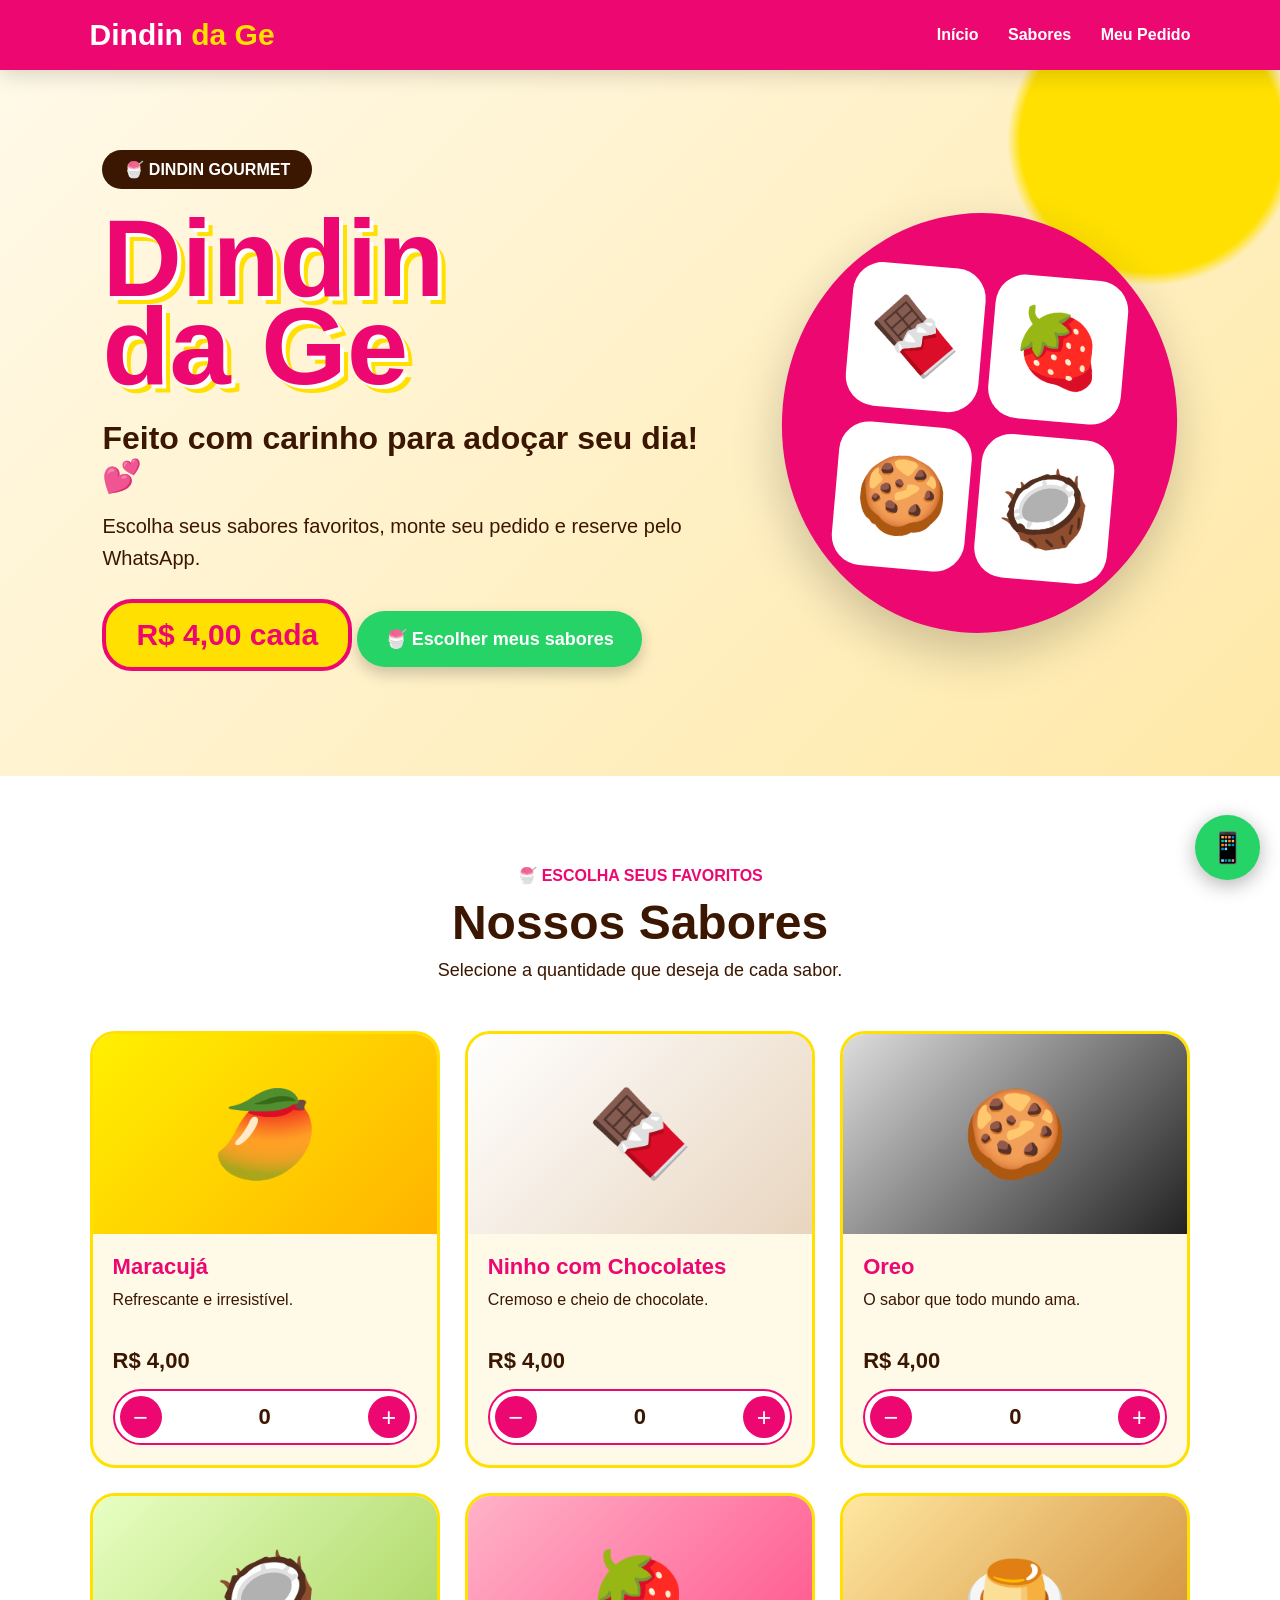
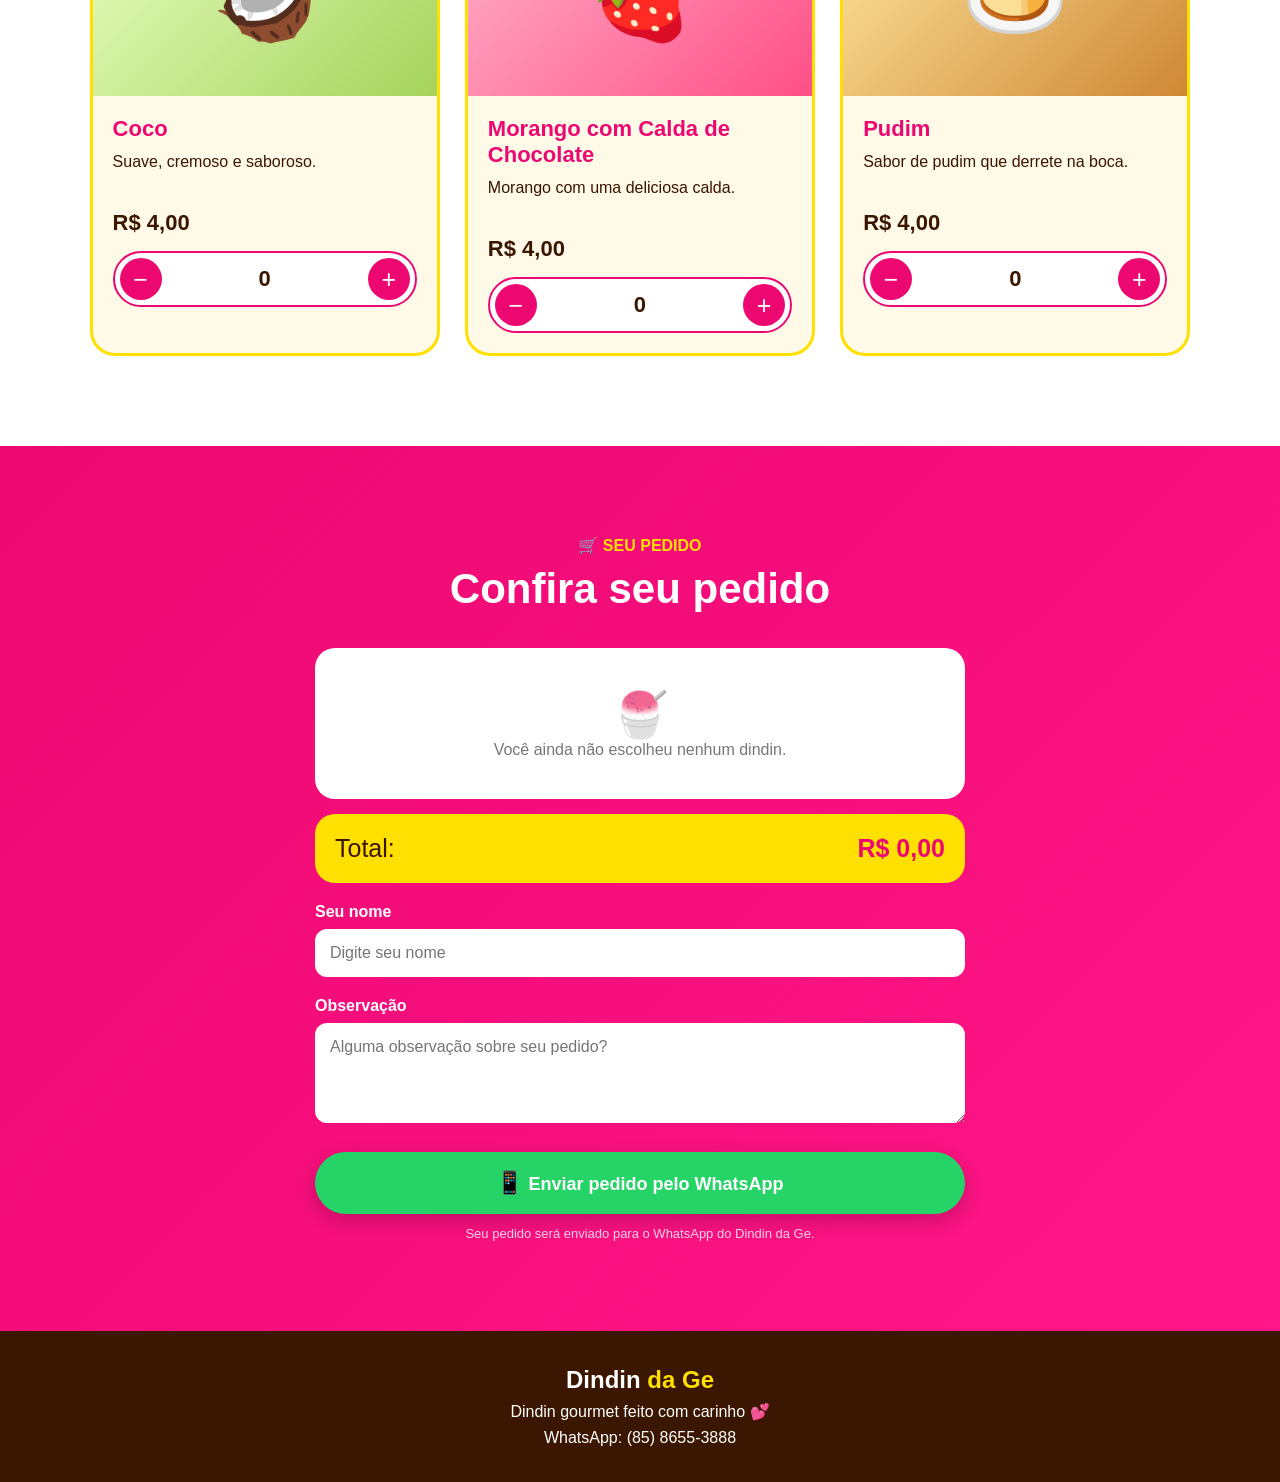
<file: index.html>
<!DOCTYPE html>
<html lang="pt-BR">
<head>
    <meta charset="UTF-8">
    <meta name="viewport" content="width=device-width, initial-scale=1.0">

    <title>Dindin da Ge | Dindin Gourmet</title>

    <meta
        name="description"
        content="Dindin da Ge - Escolha seus sabores favoritos e reserve pelo WhatsApp."
    >

    <link rel="stylesheet" href="style.css">
</head>

<body>

    <!-- ================= HEADER ================= -->

    <header>

        <div class="logo">
            Dindin <span>da Ge</span>
        </div>

        <nav>
            <a href="#inicio">Início</a>
            <a href="#sabores">Sabores</a>
            <a href="#pedido">Meu Pedido</a>
        </nav>

    </header>

    <!-- ================= HERO ================= -->

    <section class="hero" id="inicio">

        <div class="hero-content">

            <div class="badge">
                🍧 DINDIN GOURMET
            </div>

            <h1>
                Dindin
                <span>da Ge</span>
            </h1>

            <h2>
                Feito com carinho para adoçar seu dia! 💕
            </h2>

            <p>
                Escolha seus sabores favoritos,
                monte seu pedido e reserve pelo WhatsApp.
            </p>

            <div class="price">
                R$ 4,00 cada
            </div>

            <a href="#sabores" class="hero-button">
                🍧 Escolher meus sabores
            </a>

        </div>

        <div class="hero-decoration">

            <div class="dindin-emoji">
                🍫
            </div>

            <div class="dindin-emoji">
                🍓
            </div>

            <div class="dindin-emoji">
                🍪
            </div>

            <div class="dindin-emoji">
                🥥
            </div>

        </div>

    </section>

    <!-- ================= SABORES ================= -->

    <section class="sabores" id="sabores">

        <div class="section-title">

            <span>🍧 ESCOLHA SEUS FAVORITOS</span>

            <h2>
                Nossos Sabores
            </h2>

            <p>
                Selecione a quantidade que deseja de cada sabor.
            </p>

        </div>


        <div class="produtos">


            <!-- MARACUJÁ -->

            <div class="produto">

                <div class="produto-imagem maracuja">
                    <span>🥭</span>
                </div>

                <div class="produto-info">

                    <h3>Maracujá</h3>

                    <p>
                        Refrescante e irresistível.
                    </p>

                    <strong>
                        R$ 4,00
                    </strong>

                    <div class="quantidade">

                        <button
                            onclick="alterarQuantidade('Maracujá', -1)">
                            −
                        </button>

                        <span id="qtd-Maracujá">0</span>

                        <button
                            onclick="alterarQuantidade('Maracujá', 1)">
                            +
                        </button>

                    </div>

                </div>

            </div>


            <!-- NINHO -->

            <div class="produto">

                <div class="produto-imagem ninho">
                    <span>🍫</span>
                </div>

                <div class="produto-info">

                    <h3>Ninho com Chocolates</h3>

                    <p>
                        Cremoso e cheio de chocolate.
                    </p>

                    <strong>
                        R$ 4,00
                    </strong>

                    <div class="quantidade">

                        <button
                            onclick="alterarQuantidade('Ninho com Chocolates', -1)">
                            −
                        </button>

                        <span id="qtd-Ninho-com-Chocolates">0</span>

                        <button
                            onclick="alterarQuantidade('Ninho com Chocolates', 1)">
                            +
                        </button>

                    </div>

                </div>

            </div>


            <!-- OREO -->

            <div class="produto">

                <div class="produto-imagem oreo">
                    <span>🍪</span>
                </div>

                <div class="produto-info">

                    <h3>Oreo</h3>

                    <p>
                        O sabor que todo mundo ama.
                    </p>

                    <strong>
                        R$ 4,00
                    </strong>

                    <div class="quantidade">

                        <button
                            onclick="alterarQuantidade('Oreo', -1)">
                            −
                        </button>

                        <span id="qtd-Oreo">0</span>

                        <button
                            onclick="alterarQuantidade('Oreo', 1)">
                            +
                        </button>

                    </div>

                </div>

            </div>

            <!-- COCO -->

            <div class="produto">

                <div class="produto-imagem coco">
                    <span>🥥</span>
                </div>

                <div class="produto-info">

                    <h3>Coco</h3>

                    <p>
                        Suave, cremoso e saboroso.
                    </p>

                    <strong>
                        R$ 4,00
                    </strong>

                    <div class="quantidade">

                        <button
                            onclick="alterarQuantidade('Coco', -1)">
                            −
                        </button>

                        <span id="qtd-Coco">0</span>

                        <button
                            onclick="alterarQuantidade('Coco', 1)">
                            +
                        </button>

                    </div>

                </div>

            </div>

            <!-- MORANGO -->

            <div class="produto">

                <div class="produto-imagem morango">
                    <span>🍓</span>
                </div>

                <div class="produto-info">

                    <h3>Morango com Calda de Chocolate</h3>

                    <p>
                        Morango com uma deliciosa calda.
                    </p>

                    <strong>
                        R$ 4,00
                    </strong>

                    <div class="quantidade">

                        <button
                            onclick="alterarQuantidade('Morango com Calda de Chocolate', -1)">
                            −
                        </button>

                        <span id="qtd-Morango-com-Calda-de-Chocolate">0</span>

                        <button
                            onclick="alterarQuantidade('Morango com Calda de Chocolate', 1)">
                            +
                        </button>

                    </div>

                </div>

            </div>


            <!-- PUDIM -->

            <div class="produto">

                <div class="produto-imagem pudim">
                    <span>🍮</span>
                </div>

                <div class="produto-info">

                    <h3>Pudim</h3>

                    <p>
                        Sabor de pudim que derrete na boca.
                    </p>

                    <strong>
                        R$ 4,00
                    </strong>

                    <div class="quantidade">

                        <button
                            onclick="alterarQuantidade('Pudim', -1)">
                            −
                        </button>

                        <span id="qtd-Pudim">0</span>

                        <button
                            onclick="alterarQuantidade('Pudim', 1)">
                            +
                        </button>

                    </div>

                </div>

            </div>

        </div>

    </section>


    <!-- ================= PEDIDO ================= -->

    <section class="pedido" id="pedido">

        <div class="pedido-container">

            <div class="pedido-titulo">

                <span>🛒 SEU PEDIDO</span>

                <h2>
                    Confira seu pedido
                </h2>

            </div>


            <div id="listaPedido" class="lista-pedido">

                <div class="pedido-vazio">

                    <span>🍧</span>

                    <p>
                        Você ainda não escolheu nenhum dindin.
                    </p>

                </div>

            </div>


            <div class="total">

                <span>
                    Total:
                </span>

                <strong id="total">
                    R$ 0,00
                </strong>

            </div>


            <!-- NOME -->

            <div class="campo">

                <label for="nome">
                    Seu nome
                </label>

                <input
                    type="text"
                    id="nome"
                    placeholder="Digite seu nome"
                >

            </div>


            <!-- OBSERVAÇÃO -->

            <div class="campo">

                <label for="observacao">
                    Observação
                </label>

                <textarea
                    id="observacao"
                    placeholder="Alguma observação sobre seu pedido?"
                ></textarea>

            </div>


            <!-- BOTÃO WHATSAPP -->

            <button
                class="whatsapp-button"
                onclick="enviarWhatsApp()">

                <span>📱</span>

                Enviar pedido pelo WhatsApp

            </button>

            <p class="aviso">
                Seu pedido será enviado para o WhatsApp
                do Dindin da Ge.
            </p>

        </div>

    </section>


    <!-- ================= FOOTER ================= -->

    <footer>

        <h2>
            Dindin <span>da Ge</span>
        </h2>

        <p>
            Dindin gourmet feito com carinho 💕
        </p>

        <p>
            WhatsApp: (85) 8655-3888
        </p>

    </footer>


    <!-- BOTÃO WHATSAPP FLUTUANTE -->

    <button
        class="whatsapp-flutuante"
        onclick="irParaPedido()">

        📱

    </button>


    <script src="script.js"></script>

</body>

</html>
</file>
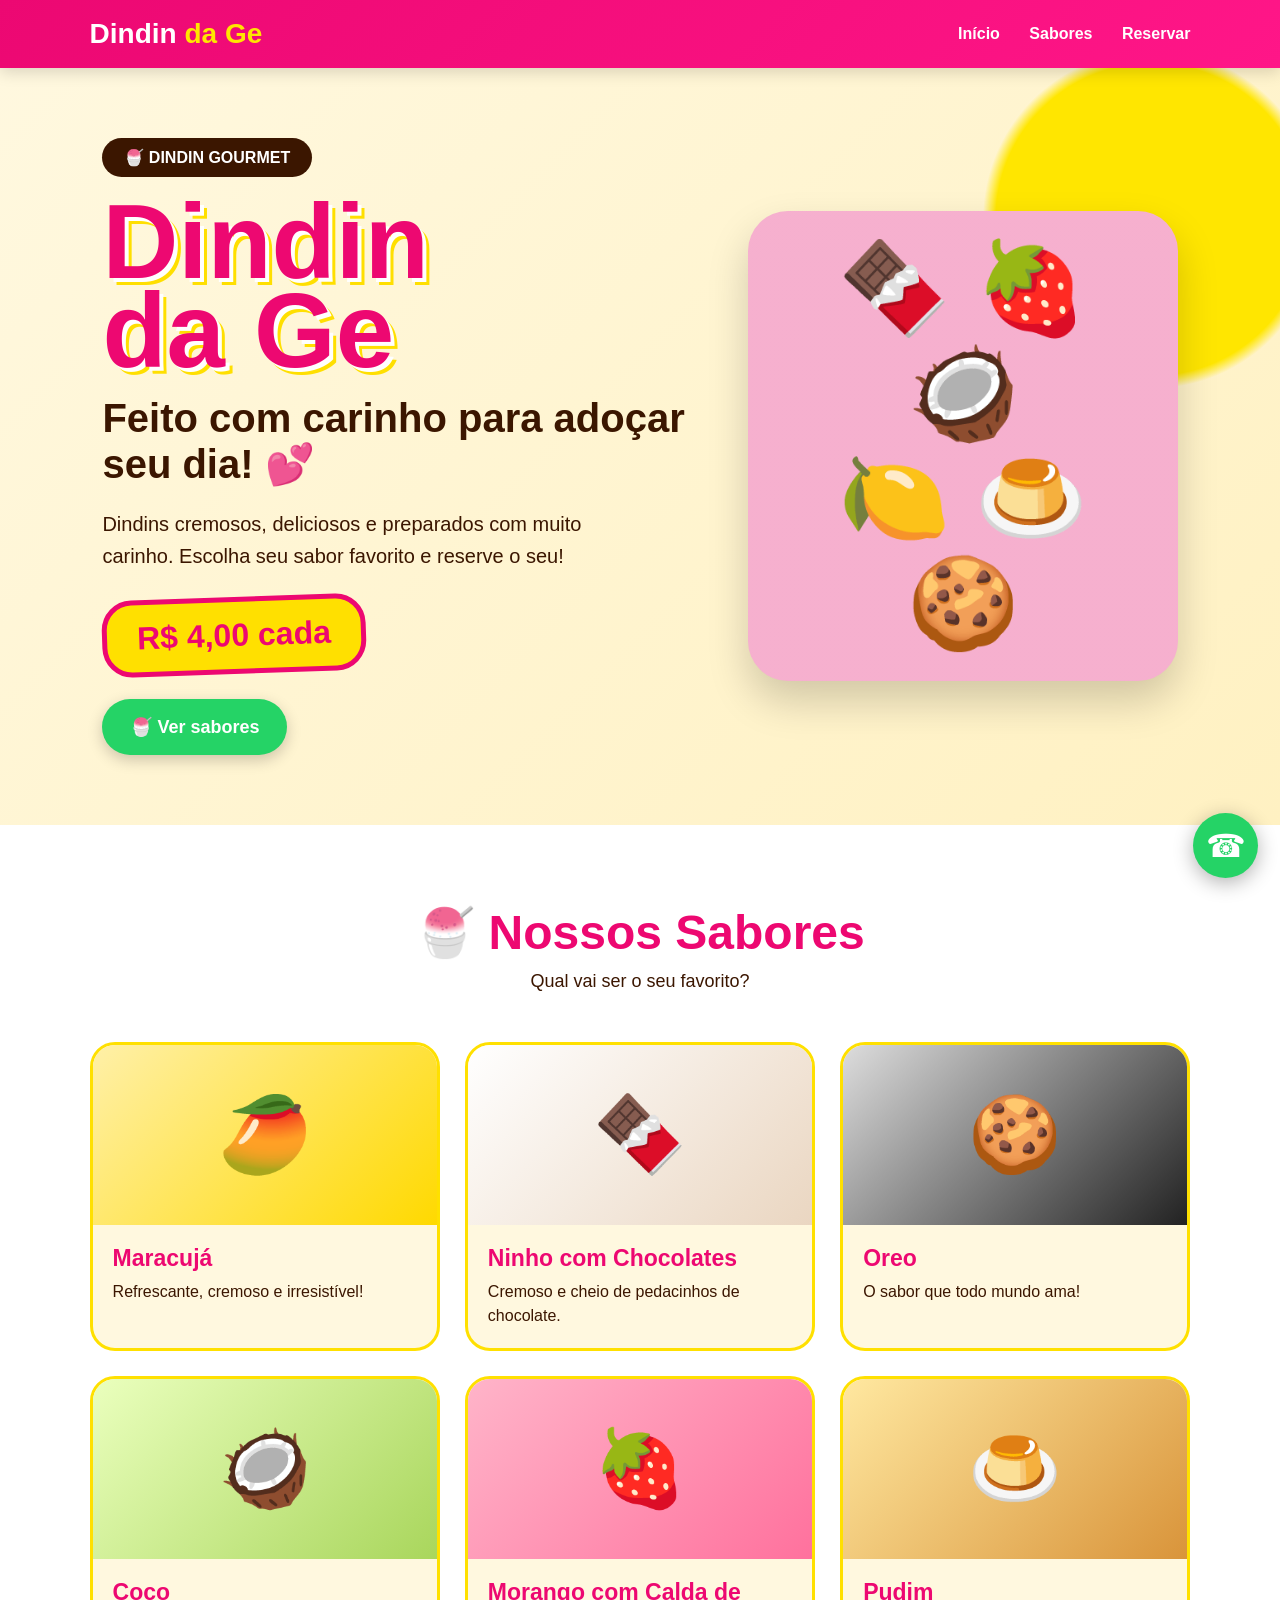
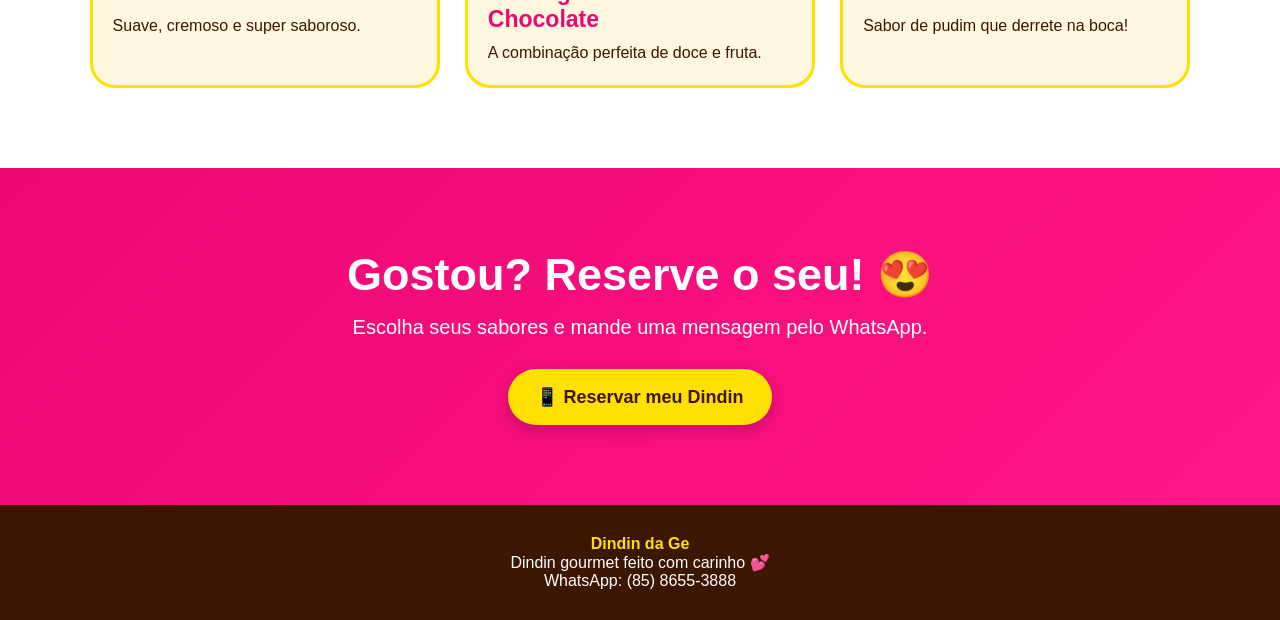
<file: DinDin da Ge/index.html>
<!DOCTYPE html>
<html lang="pt-BR">
<head>
    <meta charset="UTF-8">
    <meta name="viewport" content="width=device-width, initial-scale=1.0">

    <title>Dindin da Ge | Dindin Gourmet</title>

    <meta name="description"
          content="Dindin da Ge - Dindins gourmet deliciosos, cremosos e feitos com carinho. Reserve o seu!">

    <style>
        * {
            margin: 0;
            padding: 0;
            box-sizing: border-box;
        }

        html {
            scroll-behavior: smooth;
        }

        body {
            font-family: Arial, Helvetica, sans-serif;
            background: #fff8df;
            color: #3b1600;
        }

        /* =========================
           HEADER
        ========================= */

        header {
            background: linear-gradient(135deg, #ec0872, #ff1688);
            padding: 18px 7%;
            display: flex;
            align-items: center;
            justify-content: space-between;
            position: sticky;
            top: 0;
            z-index: 1000;
            box-shadow: 0 4px 15px rgba(0,0,0,.15);
        }

        .logo {
            color: white;
            font-size: 28px;
            font-weight: 900;
        }

        .logo span {
            color: #ffe600;
        }

        nav a {
            color: white;
            text-decoration: none;
            margin-left: 25px;
            font-weight: bold;
        }

        nav a:hover {
            color: #ffe600;
        }

        /* =========================
           HERO
        ========================= */

        .hero {
            min-height: 650px;
            display: flex;
            align-items: center;
            justify-content: space-between;
            gap: 40px;
            padding: 70px 8%;
            background:
                radial-gradient(circle at 90% 20%, #ffe600 0 12%, transparent 13%),
                linear-gradient(135deg, #fff8df, #fff1c2);
        }

        .hero-text {
            max-width: 600px;
        }

        .tag {
            display: inline-block;
            background: #3b1600;
            color: white;
            padding: 10px 22px;
            border-radius: 30px;
            font-weight: bold;
            margin-bottom: 20px;
        }

        .hero h1 {
            font-size: clamp(55px, 9vw, 105px);
            line-height: .85;
            color: #ed0871;
            text-shadow:
                4px 4px 0 white,
                7px 7px 0 #ffdf00;
        }

        .hero h2 {
            font-size: 40px;
            color: #3b1600;
            margin: 20px 0;
        }

        .hero p {
            font-size: 20px;
            line-height: 1.6;
            max-width: 500px;
        }

        .price {
            display: inline-block;
            margin: 25px 0;
            background: #ffe000;
            border: 5px solid #ed0871;
            border-radius: 30px;
            padding: 15px 30px;
            font-size: 32px;
            font-weight: 900;
            color: #ed0871;
            transform: rotate(-2deg);
        }

        .btn {
            display: inline-block;
            border: none;
            background: #25d366;
            color: white;
            padding: 17px 28px;
            border-radius: 50px;
            font-size: 18px;
            font-weight: bold;
            text-decoration: none;
            cursor: pointer;
            transition: .3s;
            box-shadow: 0 5px 15px rgba(0,0,0,.2);
        }

        .btn:hover {
            transform: translateY(-3px) scale(1.02);
            background: #1ebe5b;
        }

        .hero-image {
            width: 430px;
            max-width: 100%;
            min-height: 430px;
            border-radius: 40px;
            background:
                linear-gradient(
                    rgba(236,8,114,.1),
                    rgba(236,8,114,.1)
                ),
                #f7c3d9;
            display: flex;
            align-items: center;
            justify-content: center;
            padding: 25px;
            box-shadow: 0 20px 40px rgba(0,0,0,.18);
        }

        .hero-image img {
            width: 100%;
            border-radius: 30px;
        }

        .fake-image {
            text-align: center;
            font-size: 90px;
        }

        /* =========================
           SABORES
        ========================= */

        .sabores {
            padding: 80px 7%;
            background: white;
        }

        .section-title {
            text-align: center;
            margin-bottom: 50px;
        }

        .section-title h2 {
            font-size: 48px;
            color: #ed0871;
        }

        .section-title p {
            margin-top: 10px;
            font-size: 18px;
        }

        .sabores-grid {
            display: grid;
            grid-template-columns: repeat(3, 1fr);
            gap: 25px;
            max-width: 1200px;
            margin: auto;
        }

        .sabor {
            border-radius: 25px;
            overflow: hidden;
            background: #fff8df;
            border: 3px solid #ffe000;
            transition: .3s;
        }

        .sabor:hover {
            transform: translateY(-8px);
            box-shadow: 0 15px 30px rgba(0,0,0,.15);
        }

        .sabor-img {
            height: 180px;
            display: flex;
            align-items: center;
            justify-content: center;
            font-size: 75px;
            background: linear-gradient(135deg, #fff0a8, #ffd900);
        }

        .sabor:nth-child(2) .sabor-img {
            background: linear-gradient(135deg, #fff, #ead6c1);
        }

        .sabor:nth-child(3) .sabor-img {
            background: linear-gradient(135deg, #ddd, #222);
        }

        .sabor:nth-child(4) .sabor-img {
            background: linear-gradient(135deg, #eaffbd, #a9d65c);
        }

        .sabor:nth-child(5) .sabor-img {
            background: linear-gradient(135deg, #ffb4c9, #ff719d);
        }

        .sabor:nth-child(6) .sabor-img {
            background: linear-gradient(135deg, #ffe8a0, #d9943a);
        }

        .sabor-info {
            padding: 20px;
        }

        .sabor h3 {
            font-size: 23px;
            color: #ed0871;
            margin-bottom: 8px;
        }

        .sabor p {
            line-height: 1.5;
        }

        /* =========================
           CTA
        ========================= */

        .cta {
            padding: 80px 20px;
            text-align: center;
            background: linear-gradient(135deg, #ed0871, #ff1688);
            color: white;
        }

        .cta h2 {
            font-size: 45px;
            margin-bottom: 15px;
        }

        .cta p {
            font-size: 20px;
            margin-bottom: 30px;
        }

        .cta .btn {
            background: #ffe000;
            color: #3b1600;
        }

        /* =========================
           FOOTER
        ========================= */

        footer {
            background: #3b1600;
            color: white;
            text-align: center;
            padding: 30px 20px;
        }

        footer strong {
            color: #ffe000;
        }

        /* =========================
           WHATSAPP FLUTUANTE
        ========================= */

        .whatsapp {
            position: fixed;
            right: 22px;
            bottom: 22px;
            width: 65px;
            height: 65px;
            border-radius: 50%;
            background: #25d366;
            display: flex;
            align-items: center;
            justify-content: center;
            color: white;
            font-size: 32px;
            text-decoration: none;
            box-shadow: 0 5px 20px rgba(0,0,0,.3);
            z-index: 999;
            transition: .3s;
        }

        .whatsapp:hover {
            transform: scale(1.1);
        }

        /* =========================
           RESPONSIVO
        ========================= */

        @media (max-width: 900px) {

            nav {
                display: none;
            }

            .hero {
                flex-direction: column;
                text-align: center;
                padding: 60px 20px;
            }

            .hero p {
                margin: auto;
            }

            .hero-image {
                width: 90%;
                min-height: 300px;
            }

            .sabores-grid {
                grid-template-columns: repeat(2, 1fr);
            }
        }

        @media (max-width: 600px) {

            .hero h1 {
                font-size: 65px;
            }

            .hero h2 {
                font-size: 30px;
            }

            .sabores {
                padding: 60px 15px;
            }

            .sabores-grid {
                grid-template-columns: 1fr;
            }

            .section-title h2 {
                font-size: 38px;
            }

            .cta h2 {
                font-size: 34px;
            }
        }
    </style>
</head>

<body>

    <!-- HEADER -->

    <header>

        <div class="logo">
            Dindin <span>da Ge</span>
        </div>

        <nav>
            <a href="#inicio">Início</a>
            <a href="#sabores">Sabores</a>
            <a href="#contato">Reservar</a>
        </nav>

    </header>


    <!-- HERO -->

    <section class="hero" id="inicio">

        <div class="hero-text">

            <span class="tag">🍧 DINDIN GOURMET</span>

            <h1>Dindin<br>da Ge</h1>

            <h2>Feito com carinho para adoçar seu dia! 💕</h2>

            <p>
                Dindins cremosos, deliciosos e preparados
                com muito carinho. Escolha seu sabor favorito
                e reserve o seu!
            </p>

            <div class="price">
                R$ 4,00 cada
            </div>

            <br>

            <a
                href="#sabores"
                class="btn">
                🍧 Ver sabores
            </a>

        </div>


        <div class="hero-image">

            <!--
                COLOQUE A FOTO DOS SEUS DINDINS AQUI.

                Exemplo:
                <img src="imagens/dindins.jpg" alt="Dindins da Ge">
            -->

            <div class="fake-image">
                🍫 🍓 🥥
                <br>
                🍋 🍮 🍪
            </div>

        </div>

    </section>


    <!-- SABORES -->

    <section class="sabores" id="sabores">

        <div class="section-title">

            <h2>🍧 Nossos Sabores</h2>

            <p>
                Qual vai ser o seu favorito?
            </p>

        </div>


        <div class="sabores-grid">


            <!-- MARACUJÁ -->

            <div class="sabor">

                <div class="sabor-img">
                    🥭
                </div>

                <div class="sabor-info">

                    <h3>Maracujá</h3>

                    <p>
                        Refrescante, cremoso e
                        irresistível!
                    </p>

                </div>

            </div>


            <!-- NINHO -->

            <div class="sabor">

                <div class="sabor-img">
                    🍫
                </div>

                <div class="sabor-info">

                    <h3>Ninho com Chocolates</h3>

                    <p>
                        Cremoso e cheio de
                        pedacinhos de chocolate.
                    </p>

                </div>

            </div>


            <!-- OREO -->

            <div class="sabor">

                <div class="sabor-img">
                    🍪
                </div>

                <div class="sabor-info">

                    <h3>Oreo</h3>

                    <p>
                        O sabor que todo mundo
                        ama!
                    </p>

                </div>

            </div>


            <!-- COCO -->

            <div class="sabor">

                <div class="sabor-img">
                    🥥
                </div>

                <div class="sabor-info">

                    <h3>Coco</h3>

                    <p>
                        Suave, cremoso e
                        super saboroso.
                    </p>

                </div>

            </div>


            <!-- MORANGO -->

            <div class="sabor">

                <div class="sabor-img">
                    🍓
                </div>

                <div class="sabor-info">

                    <h3>Morango com Calda de Chocolate</h3>

                    <p>
                        A combinação perfeita
                        de doce e fruta.
                    </p>

                </div>

            </div>


            <!-- PUDIM -->

            <div class="sabor">

                <div class="sabor-img">
                    🍮
                </div>

                <div class="sabor-info">

                    <h3>Pudim</h3>

                    <p>
                        Sabor de pudim que
                        derrete na boca!
                    </p>

                </div>

            </div>

        </div>

    </section>


    <!-- CTA -->

    <section class="cta" id="contato">

        <h2>Gostou? Reserve o seu! 😍</h2>

        <p>
            Escolha seus sabores e mande uma mensagem
            pelo WhatsApp.
        </p>

        <a
            href="#"
            class="btn"
            onclick="reservarGeral()">

            📱 Reservar meu Dindin

        </a>

    </section>


    <!-- FOOTER -->

    <footer>

        <p>
            <strong>Dindin da Ge</strong>
        </p>

        <p>
            Dindin gourmet feito com carinho 💕
        </p>

        <p>
            WhatsApp: (85) 8655-3888
        </p>

    </footer>


    <!-- WHATSAPP -->

    <a
        href="#"
        class="whatsapp"
        onclick="reservarGeral()"
        title="Reservar pelo WhatsApp">

        ☎

    </a>


    <!-- JAVASCRIPT -->

    <script>

        // Número do WhatsApp
        const telefone = "558586553888";


        function reservarGeral() {

            const mensagem =
                "Olá! 😊 Gostaria de reservar Dindin da Ge.%0A%0A" +
                "Sabores:%0A" +
                "• Maracujá%0A" +
                "• Ninho com Chocolates%0A" +
                "• Oreo%0A" +
                "• Coco%0A" +
                "• Morango com calda de chocolate%0A" +
                "• Pudim%0A%0A" +
                "Gostaria de saber quais sabores estão disponíveis!";

            const url =
                "https://wa.me/" +
                telefone +
                "?text=" +
                mensagem;

            window.open(url, "_blank");

        }

    </script>

</body>
</html>
</file>
<file: style.css>
* {
    margin: 0;
    padding: 0;
    box-sizing: border-box;
}

html {
    scroll-behavior: smooth;
}

body {
    font-family: Arial, Helvetica, sans-serif;
    background: #fff9e8;
    color: #3b1600;
}

/* ================= HEADER ================= */

header {
    position: sticky;
    top: 0;
    z-index: 1000;

    display: flex;
    justify-content: space-between;
    align-items: center;

    padding: 18px 7%;

    background: #ed0871;

    box-shadow: 0 5px 20px rgba(0,0,0,.15);
}

.logo {
    font-size: 30px;
    font-weight: 900;
    color: white;
}

.logo span {
    color: #ffe000;
}

nav a {
    color: white;
    text-decoration: none;
    margin-left: 25px;
    font-weight: bold;
}

nav a:hover {
    color: #ffe000;
}


/* ================= HERO ================= */

.hero {
    min-height: 650px;

    display: flex;
    align-items: center;
    justify-content: space-between;

    gap: 50px;

    padding: 80px 8%;

    background:
        radial-gradient(circle at 90% 10%, #ffe000 0 10%, transparent 11%),
        linear-gradient(135deg, #fff9e8, #ffe9a8);
}

.hero-content {
    max-width: 650px;
}

.badge {
    display: inline-block;

    background: #3b1600;
    color: white;

    padding: 10px 22px;

    border-radius: 30px;

    font-weight: bold;

    margin-bottom: 25px;
}

.hero h1 {
    font-size: clamp(65px, 9vw, 110px);
    line-height: .8;

    color: #ed0871;

    text-shadow:
        4px 4px 0 white,
        8px 8px 0 #ffe000;
}

.hero h1 span {
    display: block;
}

.hero h2 {
    font-size: 32px;
    margin: 30px 0 15px;
}

.hero p {
    font-size: 20px;
    line-height: 1.6;
}

.price {
    display: inline-block;

    margin: 25px 0;

    padding: 15px 30px;

    background: #ffe000;

    border: 4px solid #ed0871;

    border-radius: 30px;

    font-size: 30px;
    font-weight: 900;

    color: #ed0871;
}

.hero-button {
    display: inline-block;

    padding: 17px 28px;

    border-radius: 50px;

    background: #25d366;
    color: white;

    text-decoration: none;

    font-weight: bold;
    font-size: 18px;

    box-shadow: 0 7px 15px rgba(0,0,0,.2);

    transition: .3s;
}

.hero-button:hover {
    transform: translateY(-4px);
}

.hero-decoration {
    width: 420px;
    height: 420px;

    border-radius: 50%;

    background: #ed0871;

    display: flex;
    justify-content: center;
    align-items: center;

    flex-wrap: wrap;

    padding: 50px;

    box-shadow: 0 20px 50px rgba(0,0,0,.2);

    transform: rotate(5deg);
}

.dindin-emoji {
    width: 45%;
    height: 45%;

    display: flex;
    justify-content: center;
    align-items: center;

    font-size: 75px;

    background: white;

    border-radius: 30px;

    margin: 5px;
}


/* ================= SABORES ================= */

.sabores {
    padding: 90px 7%;
    background: white;
}

.section-title {
    text-align: center;
    margin-bottom: 50px;
}

.section-title span {
    color: #ed0871;
    font-weight: bold;
}

.section-title h2 {
    font-size: 48px;
    margin: 10px 0;
}

.section-title p {
    font-size: 18px;
}


/* PRODUTOS */

.produtos {
    max-width: 1200px;
    margin: auto;

    display: grid;

    grid-template-columns:
        repeat(3, 1fr);

    gap: 25px;
}

.produto {
    overflow: hidden;

    border-radius: 25px;

    background: #fff9e8;

    border: 3px solid #ffe000;

    transition: .3s;
}

.produto:hover {
    transform: translateY(-7px);

    box-shadow:
        0 15px 30px rgba(0,0,0,.15);
}

.produto-imagem {
    height: 200px;

    display: flex;

    justify-content: center;
    align-items: center;

    font-size: 85px;
}

.maracuja {
    background: linear-gradient(135deg,#fff000,#ffb300);
}

.ninho {
    background: linear-gradient(135deg,#fff,#e8d5bf);
}

.oreo {
    background: linear-gradient(135deg,#ddd,#222);
}

.coco {
    background: linear-gradient(135deg,#e8ffc3,#a6d35c);
}

.morango {
    background: linear-gradient(135deg,#ffb2c9,#ff4f88);
}

.pudim {
    background: linear-gradient(135deg,#ffe7a0,#ce8835);
}

.produto-info {
    padding: 20px;
}

.produto h3 {
    color: #ed0871;
    font-size: 22px;
    margin-bottom: 8px;
}

.produto p {
    line-height: 1.5;
    min-height: 45px;
}

.produto strong {
    display: block;

    margin: 15px 0;

    color: #3b1600;

    font-size: 22px;
}


/* QUANTIDADE */

.quantidade {
    display: flex;

    align-items: center;
    justify-content: space-between;

    background: white;

    border-radius: 50px;

    padding: 5px;

    border: 2px solid #ed0871;
}

.quantidade button {
    width: 42px;
    height: 42px;

    border: none;

    border-radius: 50%;

    background: #ed0871;

    color: white;

    font-size: 25px;

    cursor: pointer;
}

.quantidade button:hover {
    background: #c9005c;
}

.quantidade span {
    font-size: 22px;
    font-weight: bold;
}


/* ================= PEDIDO ================= */

.pedido {
    padding: 90px 20px;

    background:
        linear-gradient(135deg,#ed0871,#ff1688);

    color: white;
}

.pedido-container {
    max-width: 650px;
    margin: auto;
}

.pedido-titulo {
    text-align: center;
    margin-bottom: 35px;
}

.pedido-titulo span {
    color: #ffe000;
    font-weight: bold;
}

.pedido-titulo h2 {
    font-size: 42px;
    margin-top: 10px;
}


/* LISTA */

.lista-pedido {
    background: white;

    color: #3b1600;

    border-radius: 20px;

    padding: 20px;

    min-height: 100px;
}

.pedido-vazio {
    text-align: center;

    padding: 20px;

    color: #777;
}

.pedido-vazio span {
    font-size: 45px;
}

.item-pedido {
    display: flex;

    justify-content: space-between;
    align-items: center;

    padding: 12px 0;

    border-bottom: 1px solid #eee;
}

.item-pedido:last-child {
    border-bottom: none;
}

.item-nome {
    font-weight: bold;
}

.item-quantidade {
    color: #ed0871;
}


/* TOTAL */

.total {
    margin-top: 15px;

    padding: 20px;

    border-radius: 20px;

    background: #ffe000;

    color: #3b1600;

    display: flex;

    justify-content: space-between;

    font-size: 25px;
}

.total strong {
    color: #ed0871;
}


/* CAMPOS */

.campo {
    margin-top: 20px;
}

.campo label {
    display: block;

    margin-bottom: 8px;

    font-weight: bold;
}

.campo input,
.campo textarea {
    width: 100%;

    border: none;

    outline: none;

    border-radius: 12px;

    padding: 15px;

    font-size: 16px;

    font-family: inherit;
}

.campo textarea {
    min-height: 100px;

    resize: vertical;
}


/* WHATSAPP */

.whatsapp-button {
    width: 100%;

    margin-top: 25px;

    padding: 18px;

    border: none;

    border-radius: 50px;

    background: #25d366;

    color: white;

    font-size: 18px;

    font-weight: bold;

    cursor: pointer;

    box-shadow: 0 7px 20px rgba(0,0,0,.2);

    transition: .3s;
}

.whatsapp-button:hover {
    transform: translateY(-3px);

    background: #1ebe5b;
}

.whatsapp-button span {
    font-size: 22px;
}

.aviso {
    text-align: center;

    margin-top: 12px;

    opacity: .8;

    font-size: 13px;
}


/* ================= FOOTER ================= */

footer {
    text-align: center;

    padding: 35px 20px;

    background: #3b1600;

    color: white;
}

footer h2 {
    color: white;
}

footer h2 span {
    color: #ffe000;
}

footer p {
    margin-top: 8px;
}


/* ================= WHATSAPP FLUTUANTE ================= */

.whatsapp-flutuante {
    position: fixed;

    right: 20px;
    bottom: 20px;

    width: 65px;
    height: 65px;

    border: none;

    border-radius: 50%;

    background: #25d366;

    color: white;

    font-size: 30px;

    cursor: pointer;

    z-index: 999;

    box-shadow:
        0 5px 20px rgba(0,0,0,.3);

    transition: .3s;
}

.whatsapp-flutuante:hover {
    transform: scale(1.1);
}


/* ================= RESPONSIVO ================= */

@media (max-width: 900px) {

    nav {
        display: none;
    }

    .hero {
        flex-direction: column;
        text-align: center;
    }

    .hero-decoration {
        width: 320px;
        height: 320px;
    }

    .produtos {
        grid-template-columns: repeat(2, 1fr);
    }
}


@media (max-width: 600px) {

    .hero {
        padding: 60px 20px;
    }

    .hero h1 {
        font-size: 70px;
    }

    .hero h2 {
        font-size: 27px;
    }

    .hero-decoration {
        width: 280px;
        height: 280px;

        padding: 30px;
    }

    .dindin-emoji {
        font-size: 50px;
    }

    .produtos {
        grid-template-columns: 1fr;
    }

    .section-title h2 {
        font-size: 38px;
    }

    .pedido-titulo h2 {
        font-size: 34px;
    }
}
</file>
